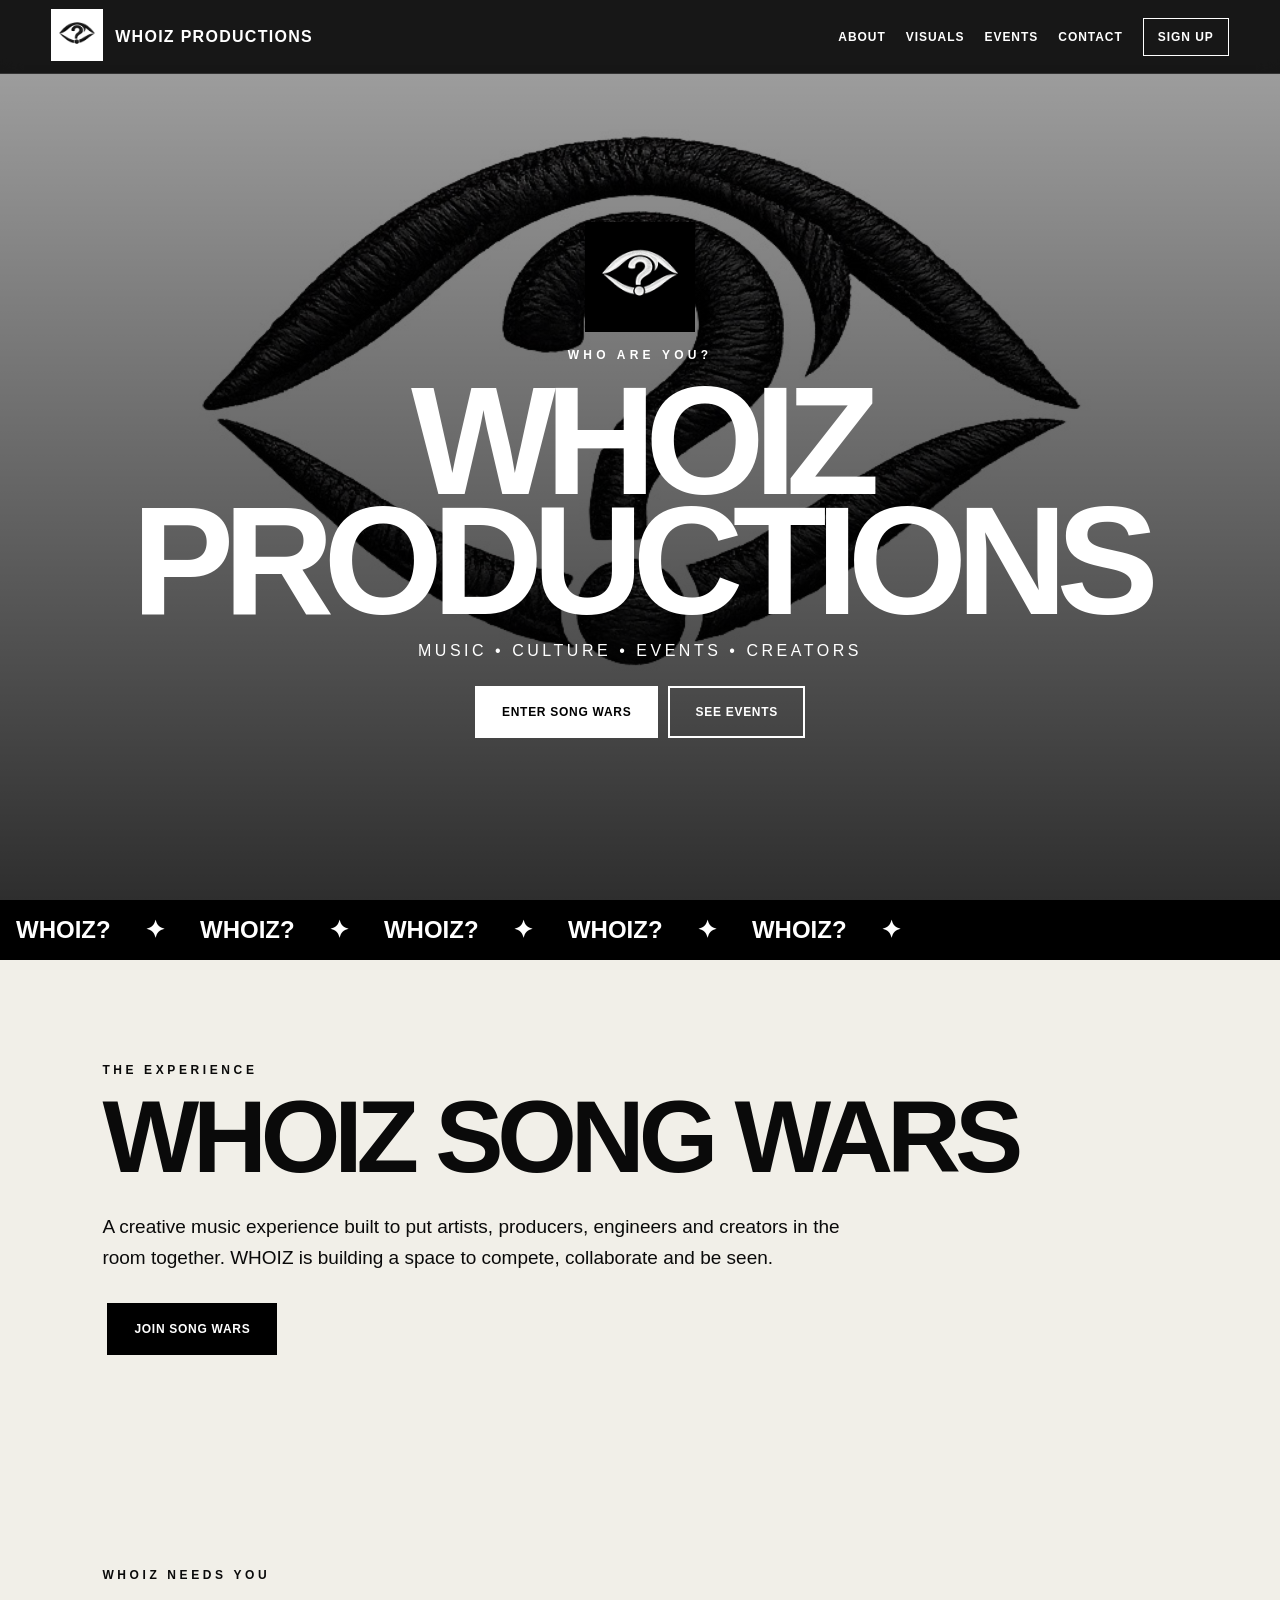
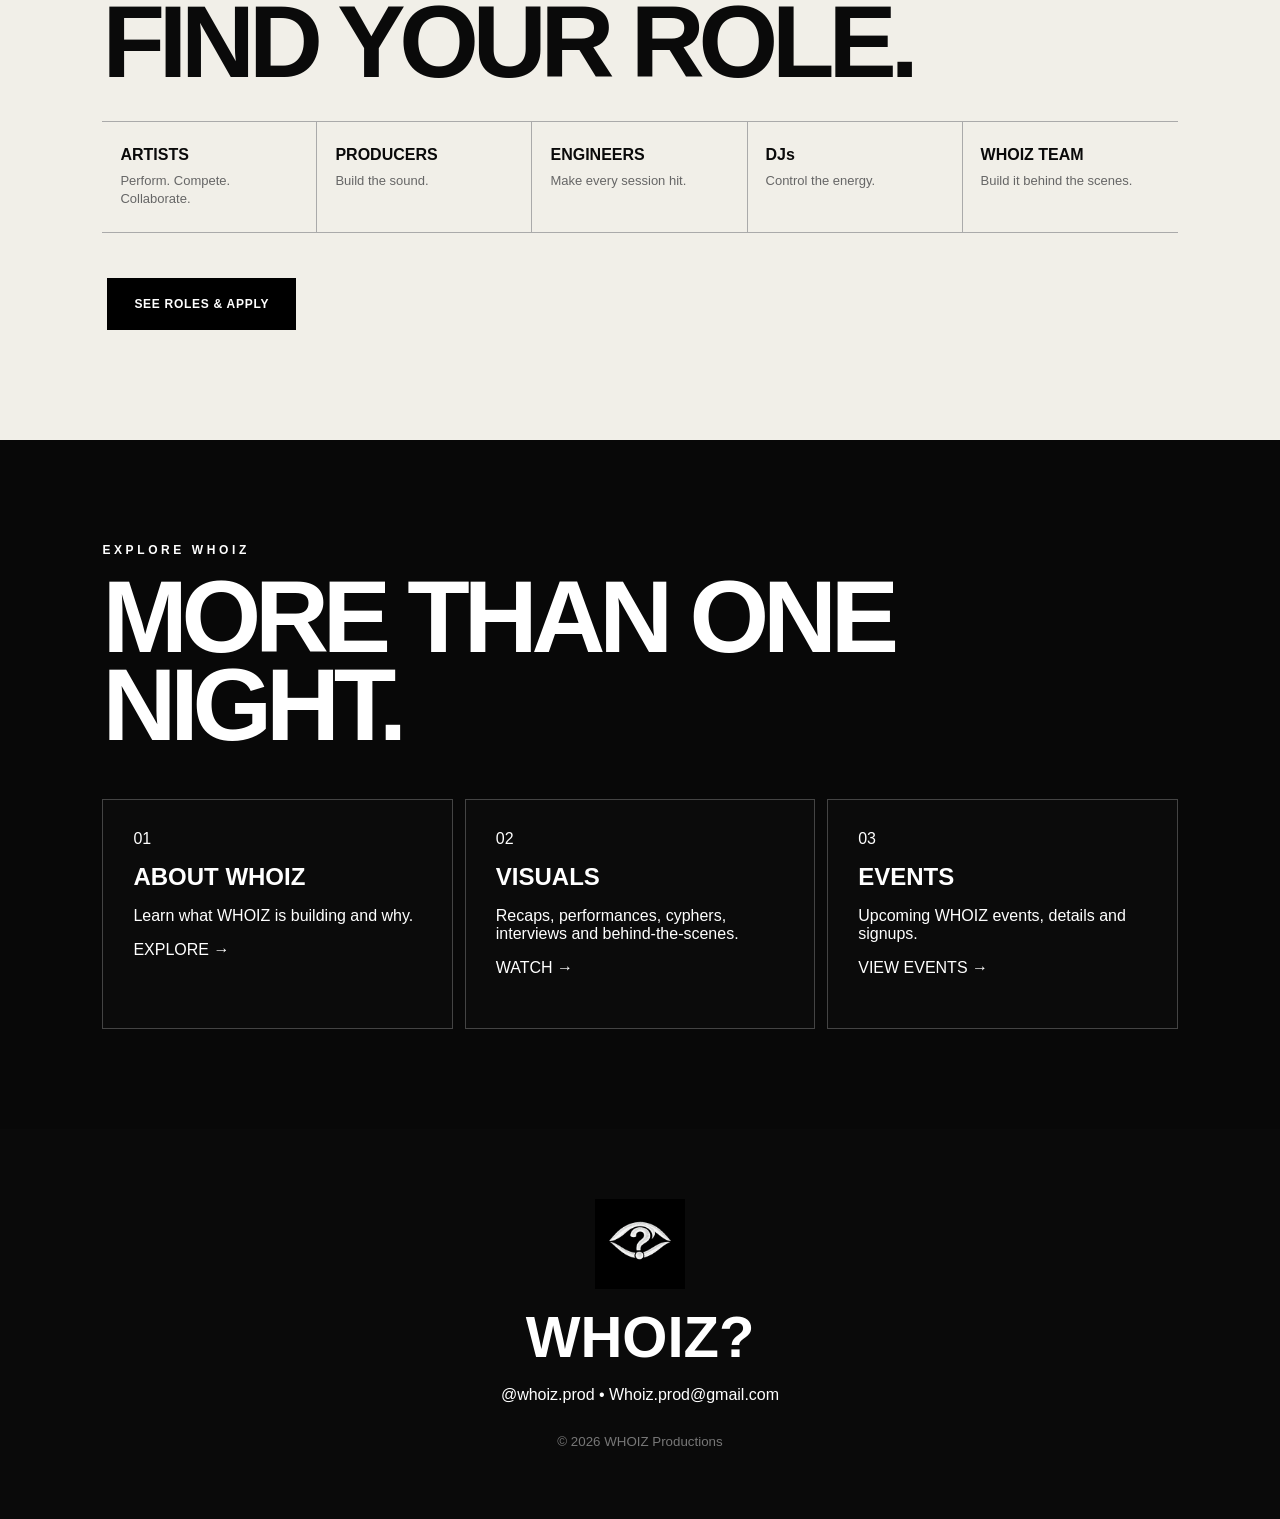
<file: index.html>
<!doctype html><html><head><meta charset="utf-8"><meta name="viewport" content="width=device-width,initial-scale=1"><title>WHOIZ Productions</title><link rel="stylesheet" href="style.css"></head><body>
<nav><a href="index.html"><img src="whoiz-logo.jpg" alt="WHOIZ"></a><b>WHOIZ PRODUCTIONS</b><div class="links"><a href="about.html">ABOUT</a><a href="visuals.html">VISUALS</a><a href="events.html">EVENTS</a><a href="contact.html" class="hideMobile">CONTACT</a><a class="signup" href="signup.html">SIGN UP</a></div></nav>
<header class="hero"><video autoplay muted loop playsinline poster="whoiz-logo.jpg"><source src="hero.mp4" type="video/mp4"></video><div class="shade"></div><div class="heroText"><img src="whoiz-logo.jpg" alt="WHOIZ logo"><p>WHO ARE YOU?</p><h1>WHOIZ<br>PRODUCTIONS</h1><p class="sub">MUSIC • CULTURE • EVENTS • CREATORS</p><a class="btn" href="signup.html">ENTER SONG WARS</a><a class="btn ghost" href="events.html">SEE EVENTS</a></div></header>
<div class="marquee">WHOIZ? ✦ WHOIZ? ✦ WHOIZ? ✦ WHOIZ? ✦ WHOIZ? ✦</div>
<main><section><span class="eyebrow">THE EXPERIENCE</span><h2>WHOIZ SONG WARS</h2><p>A creative music experience built to put artists, producers, engineers and creators in the room together. WHOIZ is building a space to compete, collaborate and be seen.</p><a class="btn dark" href="signup.html">JOIN SONG WARS</a></section>
<section class="rolesHome"><span class="eyebrow">WHOIZ NEEDS YOU</span><h2>FIND YOUR ROLE.</h2><div class="roleStrip"><div><b>ARTISTS</b><span>Perform. Compete. Collaborate.</span></div><div><b>PRODUCERS</b><span>Build the sound.</span></div><div><b>ENGINEERS</b><span>Make every session hit.</span></div><div><b>DJs</b><span>Control the energy.</span></div><div><b>WHOIZ TEAM</b><span>Build it behind the scenes.</span></div></div><a class="btn dark" href="signup.html">SEE ROLES & APPLY</a></section>
<section class="black"><span class="eyebrow">EXPLORE WHOIZ</span><h2>MORE THAN ONE NIGHT.</h2><div class="cards"><article><span>01</span><h3>ABOUT WHOIZ</h3><p>Learn what WHOIZ is building and why.</p><a href="about.html">EXPLORE →</a></article><article><span>02</span><h3>VISUALS</h3><p>Recaps, performances, cyphers, interviews and behind-the-scenes.</p><a href="visuals.html">WATCH →</a></article><article><span>03</span><h3>EVENTS</h3><p>Upcoming WHOIZ events, details and signups.</p><a href="events.html">VIEW EVENTS →</a></article></div></section></main>
<footer><img src="whoiz-logo.jpg" alt="WHOIZ"><h2>WHOIZ?</h2><p>@whoiz.prod • Whoiz.prod@gmail.com</p><small>© 2026 WHOIZ Productions</small></footer></body></html>
</file>
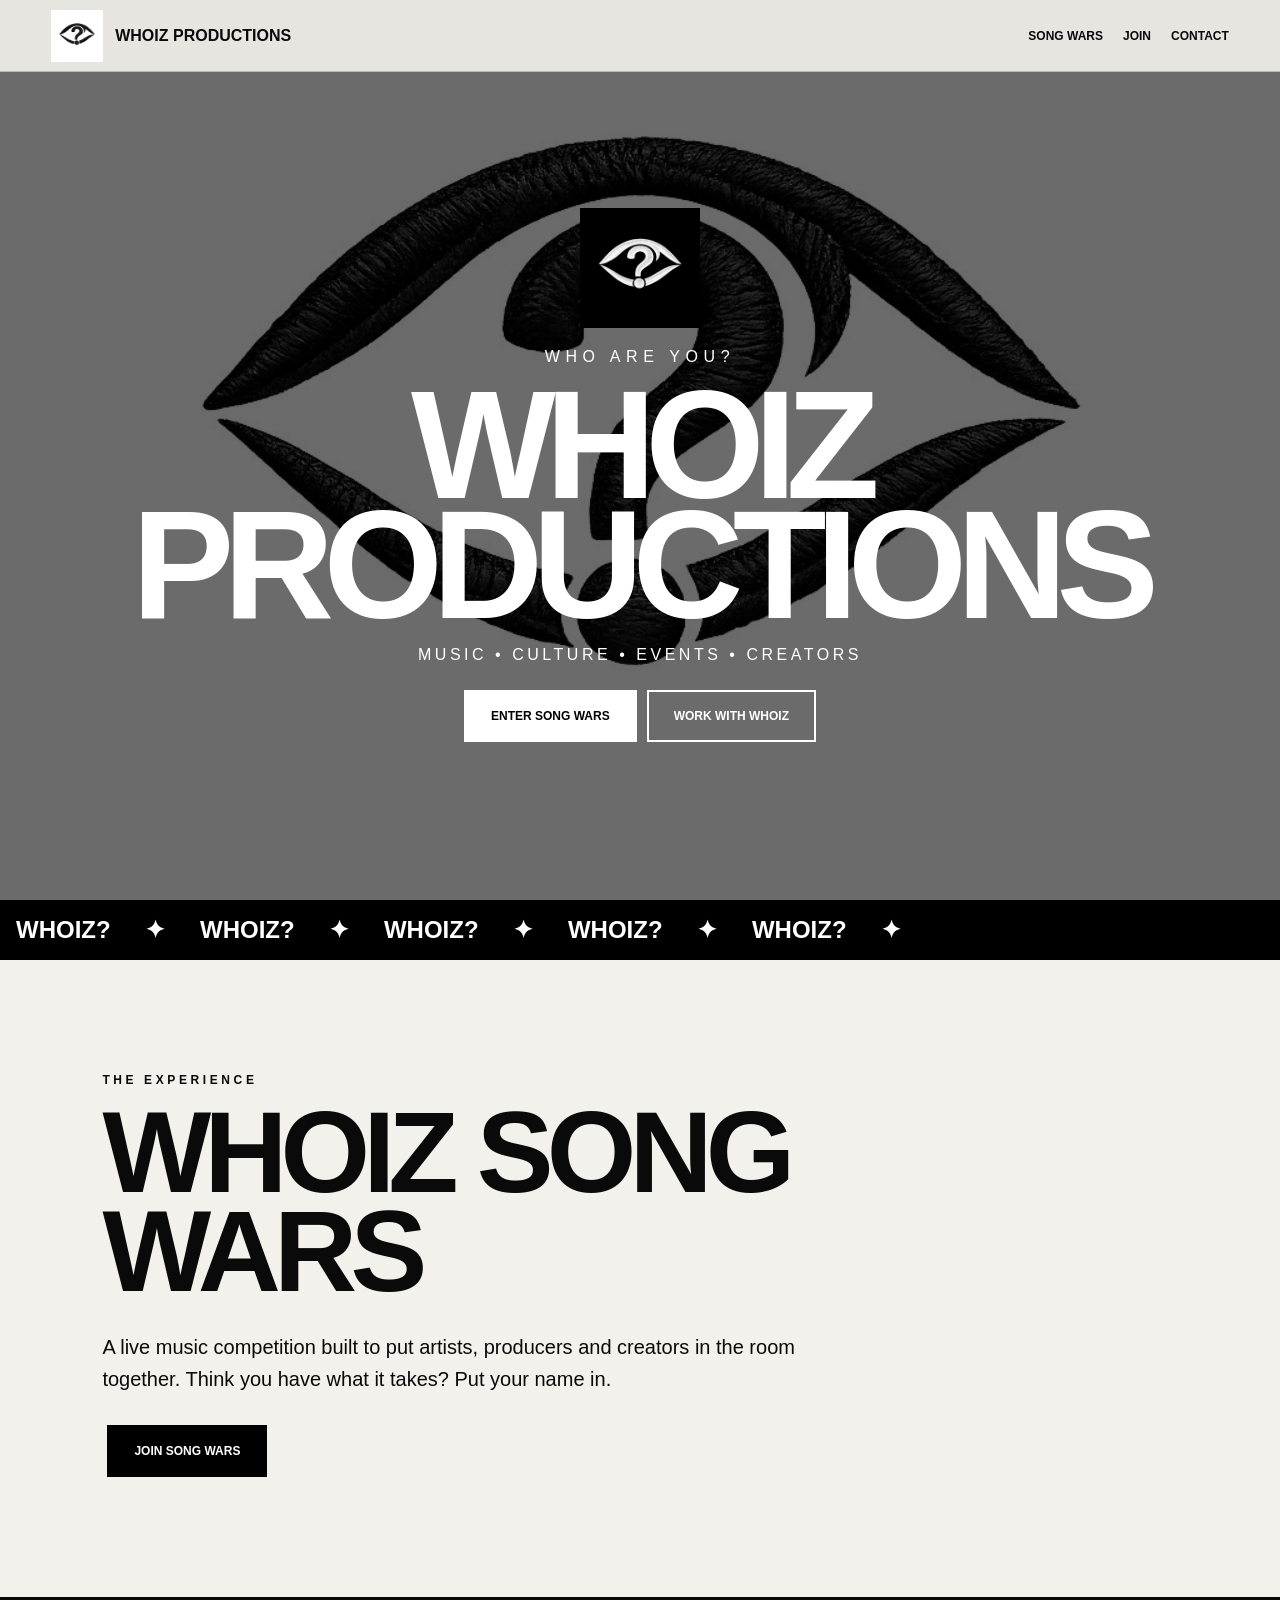
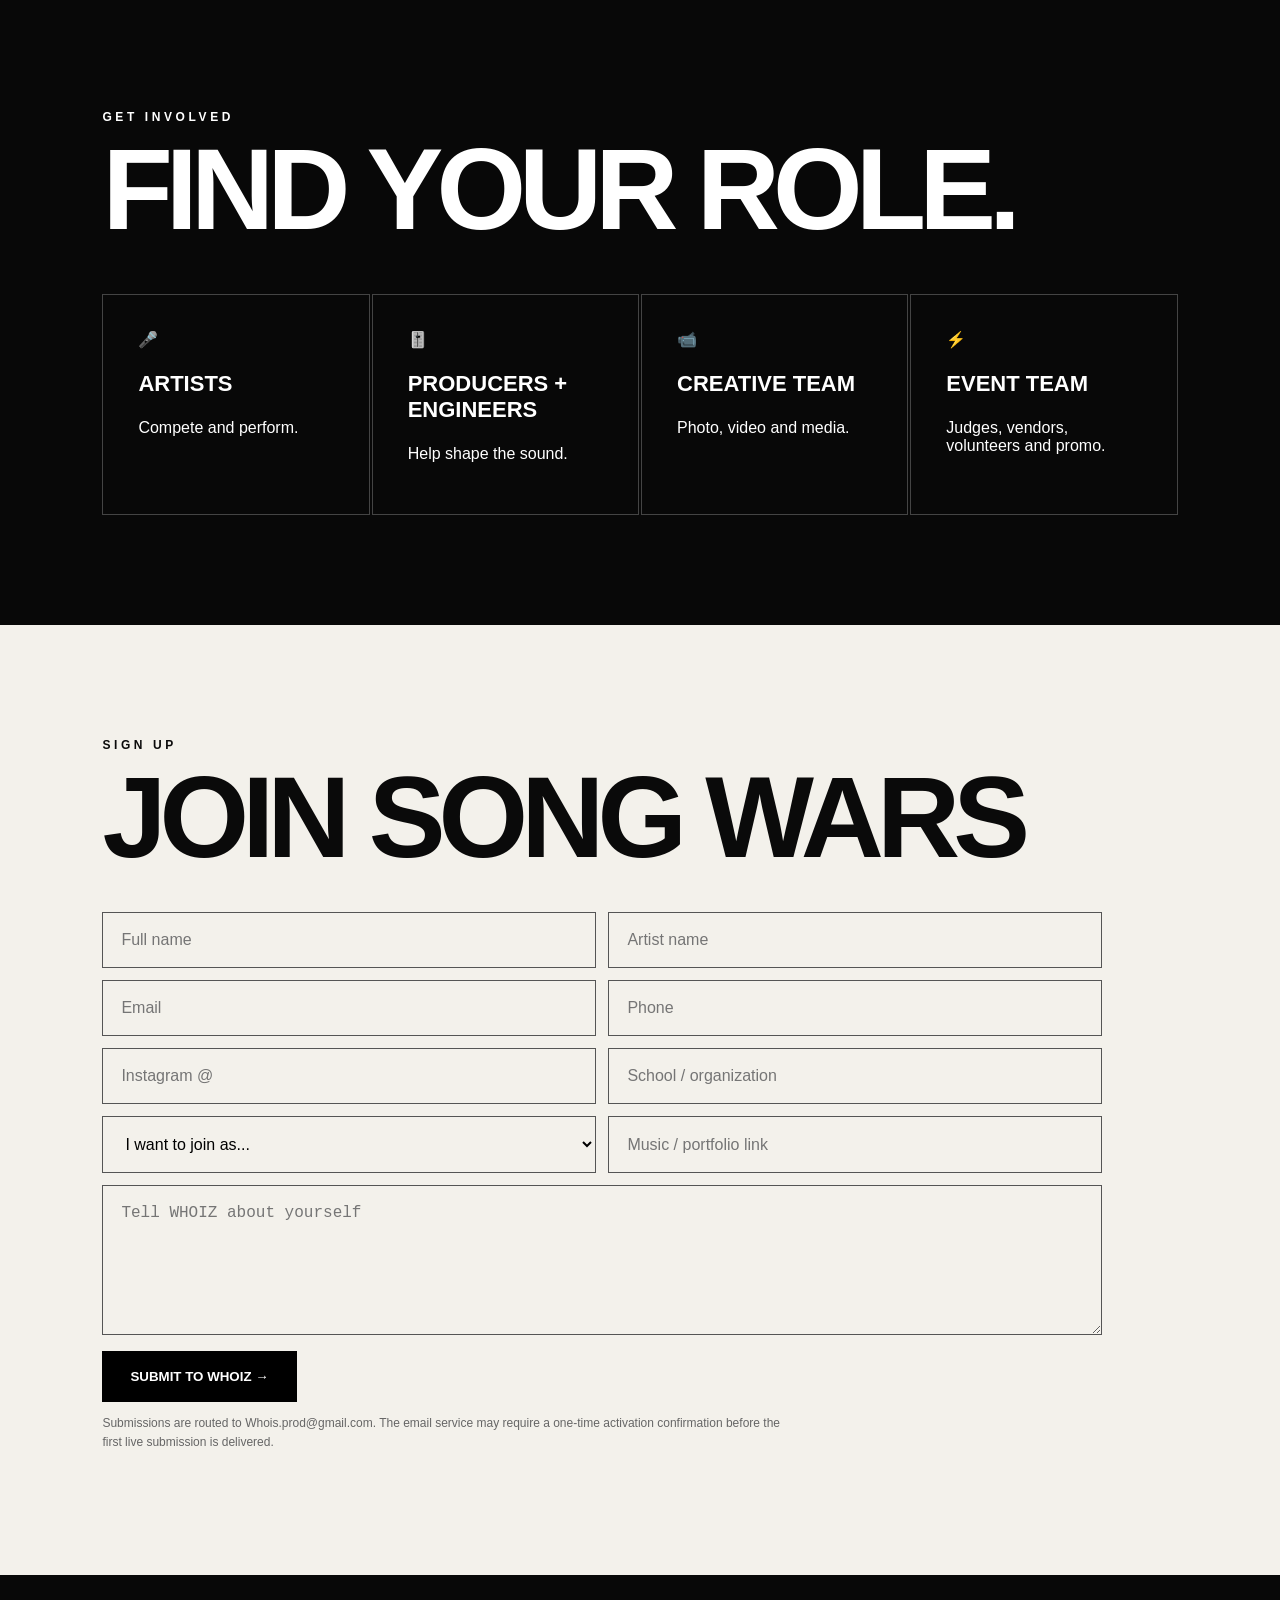
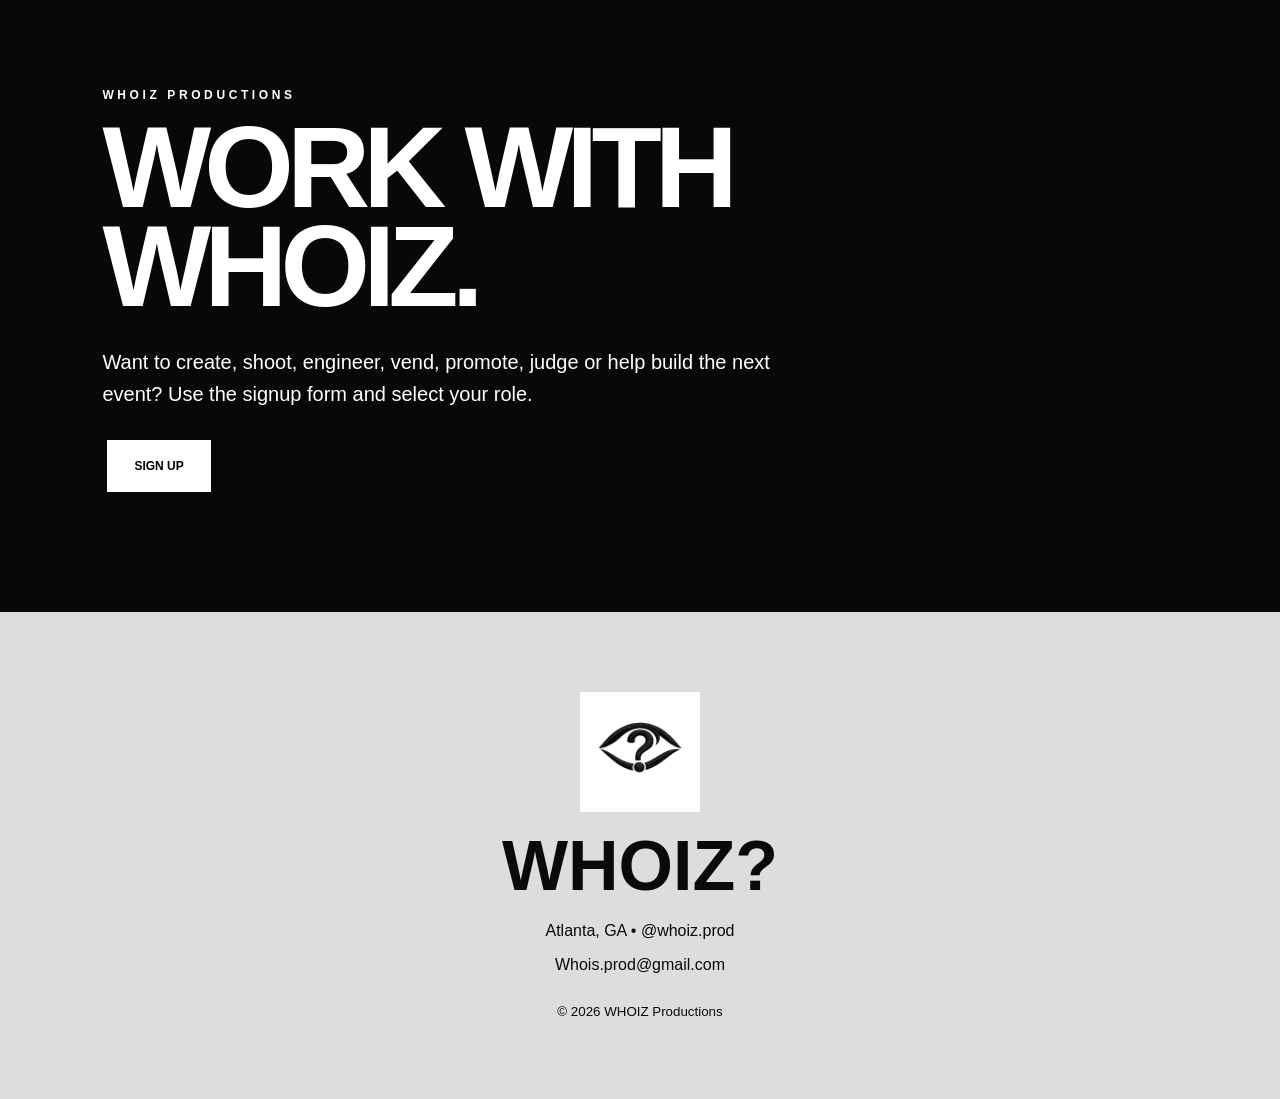
<file: whoiz-website-v2/whoiz-website/index.html>
<!doctype html><html><head><meta charset='utf-8'><meta name='viewport' content='width=device-width,initial-scale=1'><title>WHOIZ Productions</title><link rel='stylesheet' href='style.css'></head><body>
<nav><img src='whoiz-logo.jpg' alt='WHOIZ'><b>WHOIZ PRODUCTIONS</b><div><a href='#songwars'>SONG WARS</a><a href='#join'>JOIN</a><a href='#contact'>CONTACT</a></div></nav>
<header class='hero'><video autoplay muted loop playsinline poster='whoiz-logo.jpg'><source src='hero.mp4' type='video/mp4'></video><div class='shade'></div><div class='heroText'><img src='whoiz-logo.jpg' alt='WHOIZ logo'><p>WHO ARE YOU?</p><h1>WHOIZ<br>PRODUCTIONS</h1><p class='sub'>MUSIC • CULTURE • EVENTS • CREATORS</p><a class='btn' href='#songwars'>ENTER SONG WARS</a><a class='btn ghost' href='#join'>WORK WITH WHOIZ</a></div></header>
<section class='marquee'>WHOIZ? ✦ WHOIZ? ✦ WHOIZ? ✦ WHOIZ? ✦ WHOIZ? ✦</section>
<section id='songwars'><span class='eyebrow'>THE EXPERIENCE</span><h2>WHOIZ SONG WARS</h2><p>A live music competition built to put artists, producers and creators in the room together. Think you have what it takes? Put your name in.</p><a class='btn dark' href='#contestant'>JOIN SONG WARS</a></section>
<section class='black'><span class='eyebrow'>GET INVOLVED</span><h2>FIND YOUR ROLE.</h2><div class='cards'><div>🎤<h3>ARTISTS</h3><p>Compete and perform.</p></div><div>🎚️<h3>PRODUCERS + ENGINEERS</h3><p>Help shape the sound.</p></div><div>📹<h3>CREATIVE TEAM</h3><p>Photo, video and media.</p></div><div>⚡<h3>EVENT TEAM</h3><p>Judges, vendors, volunteers and promo.</p></div></div></section>
<section id='contestant'><span class='eyebrow'>SIGN UP</span><h2>JOIN SONG WARS</h2><form action='https://formsubmit.co/Whois.prod@gmail.com' method='POST'><input type='hidden' name='_subject' value='NEW WHOIZ SONG WARS SIGNUP'><input type='hidden' name='_captcha' value='false'><div class='grid'><input name='Name' required placeholder='Full name'><input name='Artist Name' placeholder='Artist name'><input type='email' name='Email' required placeholder='Email'><input name='Phone' placeholder='Phone'><input name='Instagram' placeholder='Instagram @'><input name='School' placeholder='School / organization'><select name='Role' required><option value=''>I want to join as...</option><option>Artist / Contestant</option><option>Producer</option><option>Engineer</option><option>Videographer</option><option>Photographer</option><option>Judge</option><option>Vendor</option><option>Volunteer / Staff</option><option>Street Team / Promo</option><option>Other</option></select><input name='Music Link' placeholder='Music / portfolio link'></div><textarea name='Message' placeholder='Tell WHOIZ about yourself'></textarea><button>SUBMIT TO WHOIZ →</button></form><p class='note'>Submissions are routed to Whois.prod@gmail.com. The email service may require a one-time activation confirmation before the first live submission is delivered.</p></section>
<section id='join' class='black'><span class='eyebrow'>WHOIZ PRODUCTIONS</span><h2>WORK WITH WHOIZ.</h2><p>Want to create, shoot, engineer, vend, promote, judge or help build the next event? Use the signup form and select your role.</p><a class='btn' href='#contestant'>SIGN UP</a></section>
<footer id='contact'><img src='whoiz-logo.jpg'><h2>WHOIZ?</h2><p>Atlanta, GA • @whoiz.prod</p><p>Whois.prod@gmail.com</p><small>© 2026 WHOIZ Productions</small></footer></body></html>
</file>
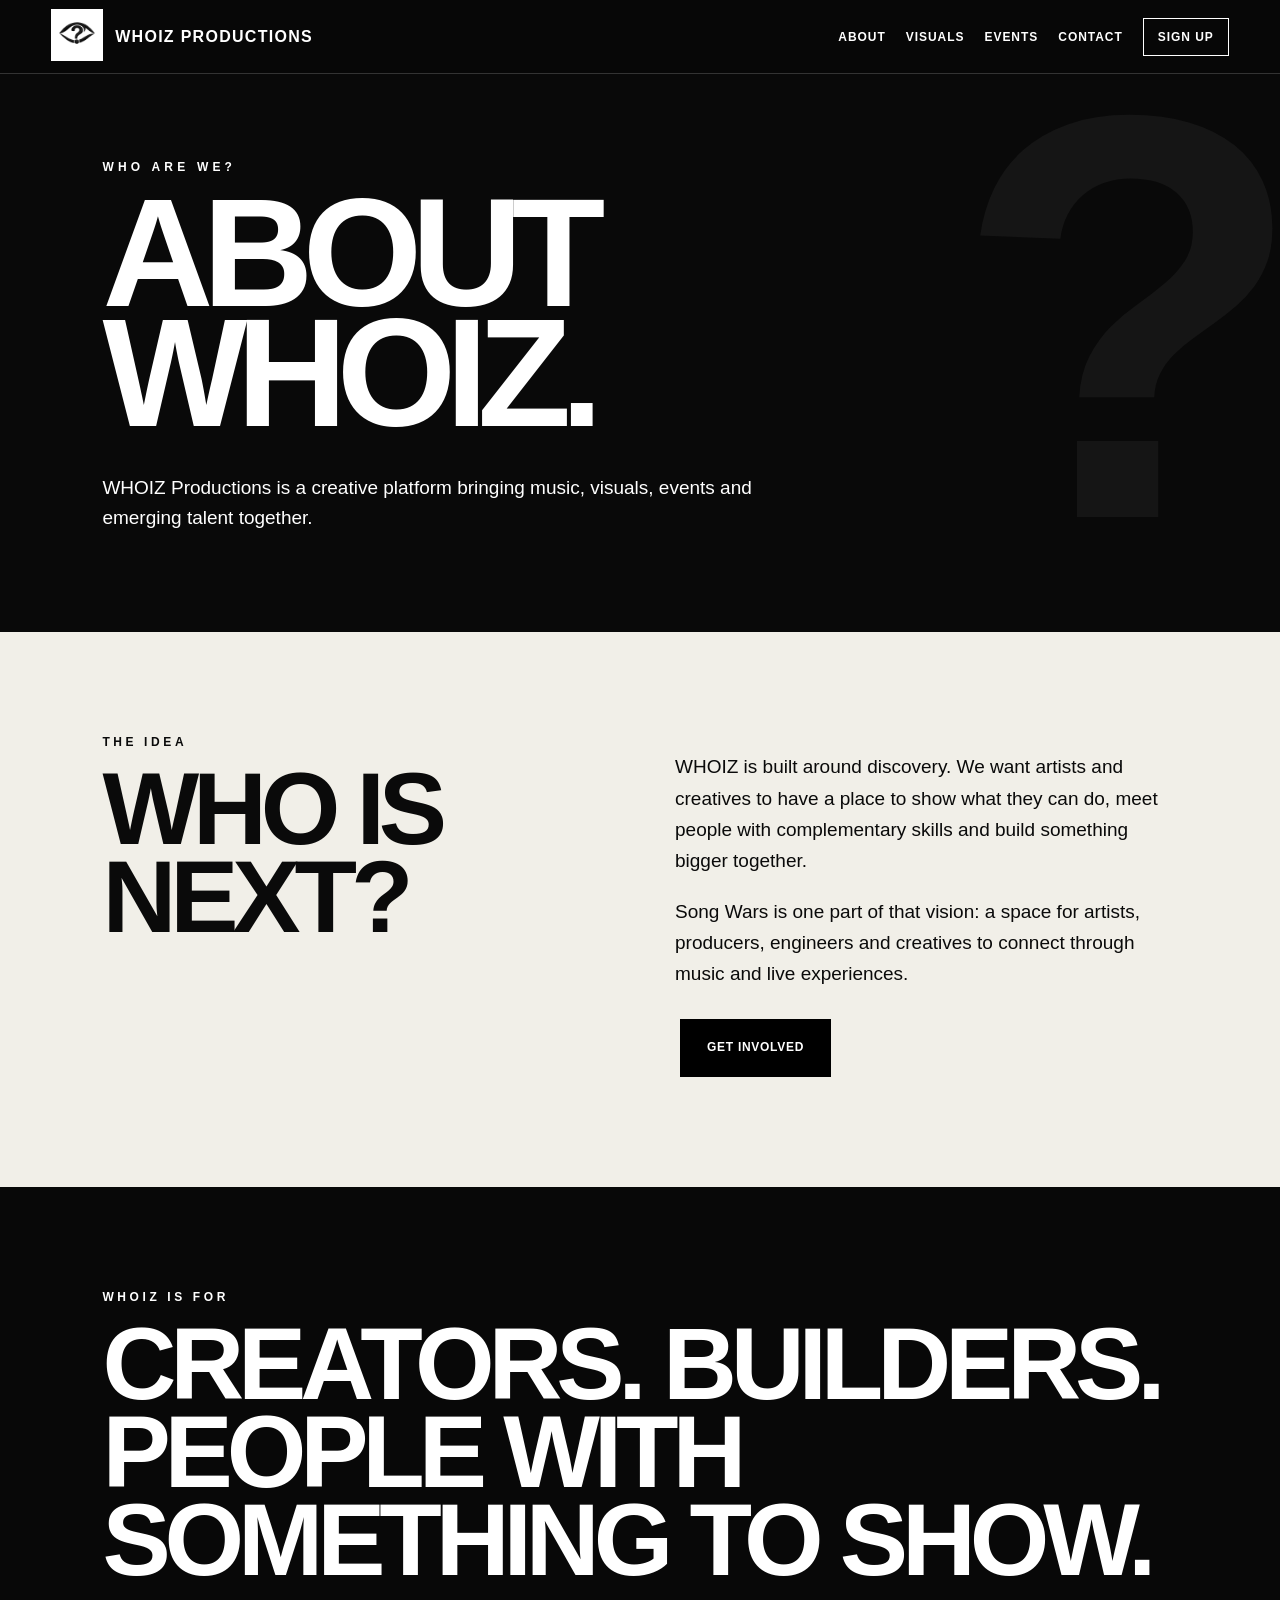
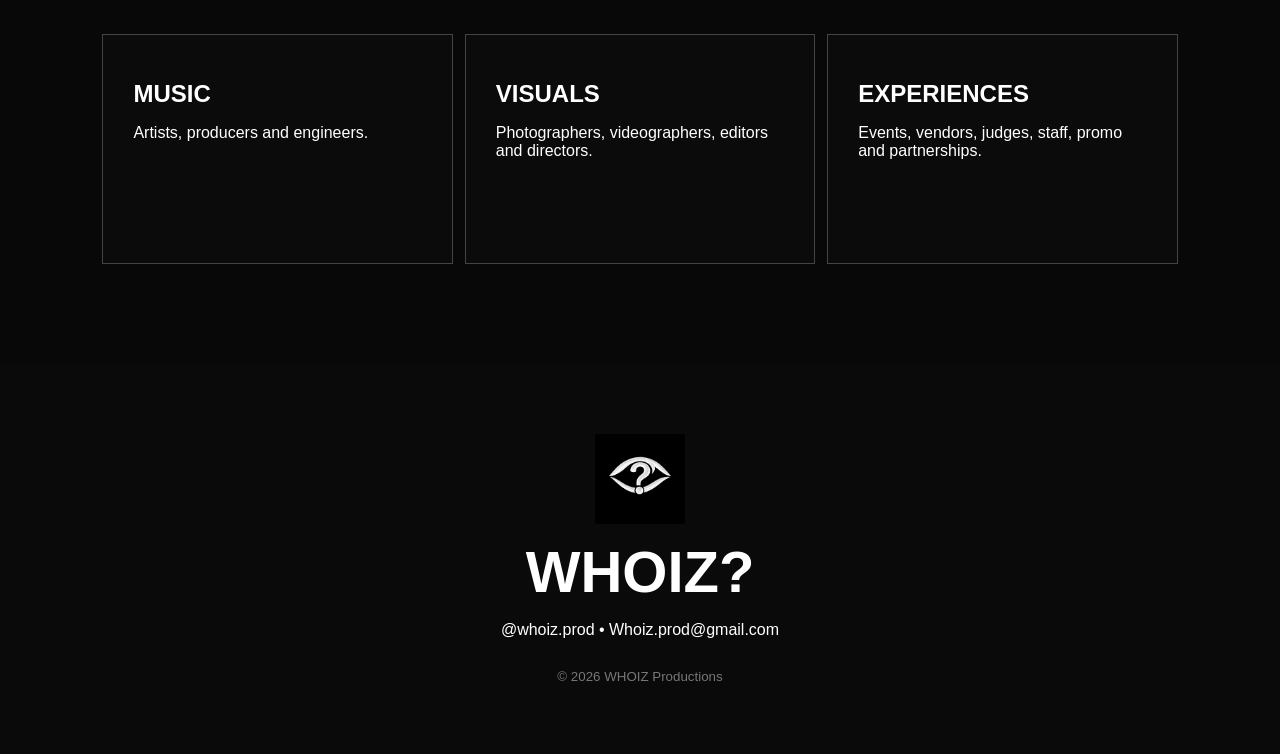
<file: about.html>
<!doctype html><html><head><meta charset="utf-8"><meta name="viewport" content="width=device-width,initial-scale=1"><title>About | WHOIZ</title><link rel="stylesheet" href="style.css"></head><body><nav><a href="index.html"><img src="whoiz-logo.jpg"></a><b>WHOIZ PRODUCTIONS</b><div class="links"><a href="about.html">ABOUT</a><a href="visuals.html">VISUALS</a><a href="events.html">EVENTS</a><a href="contact.html" class="hideMobile">CONTACT</a><a class="signup" href="signup.html">SIGN UP</a></div></nav><header class="pageHero"><span class="kicker">WHO ARE WE?</span><h1>ABOUT<br>WHOIZ.</h1><p>WHOIZ Productions is a creative platform bringing music, visuals, events and emerging talent together.</p></header><main><section><div class="split"><div><span class="eyebrow">THE IDEA</span><h2>WHO IS NEXT?</h2></div><div class="copy"><p>WHOIZ is built around discovery. We want artists and creatives to have a place to show what they can do, meet people with complementary skills and build something bigger together.</p><p>Song Wars is one part of that vision: a space for artists, producers, engineers and creatives to connect through music and live experiences.</p><a class="btn dark" href="signup.html">GET INVOLVED</a></div></div></section><section class="black"><span class="eyebrow">WHOIZ IS FOR</span><h2>CREATORS. BUILDERS. PEOPLE WITH SOMETHING TO SHOW.</h2><div class="cards"><article><h3>MUSIC</h3><p>Artists, producers and engineers.</p></article><article><h3>VISUALS</h3><p>Photographers, videographers, editors and directors.</p></article><article><h3>EXPERIENCES</h3><p>Events, vendors, judges, staff, promo and partnerships.</p></article></div></section></main><footer><img src="whoiz-logo.jpg"><h2>WHOIZ?</h2><p>@whoiz.prod • Whoiz.prod@gmail.com</p><small>© 2026 WHOIZ Productions</small></footer></body></html>
</file>
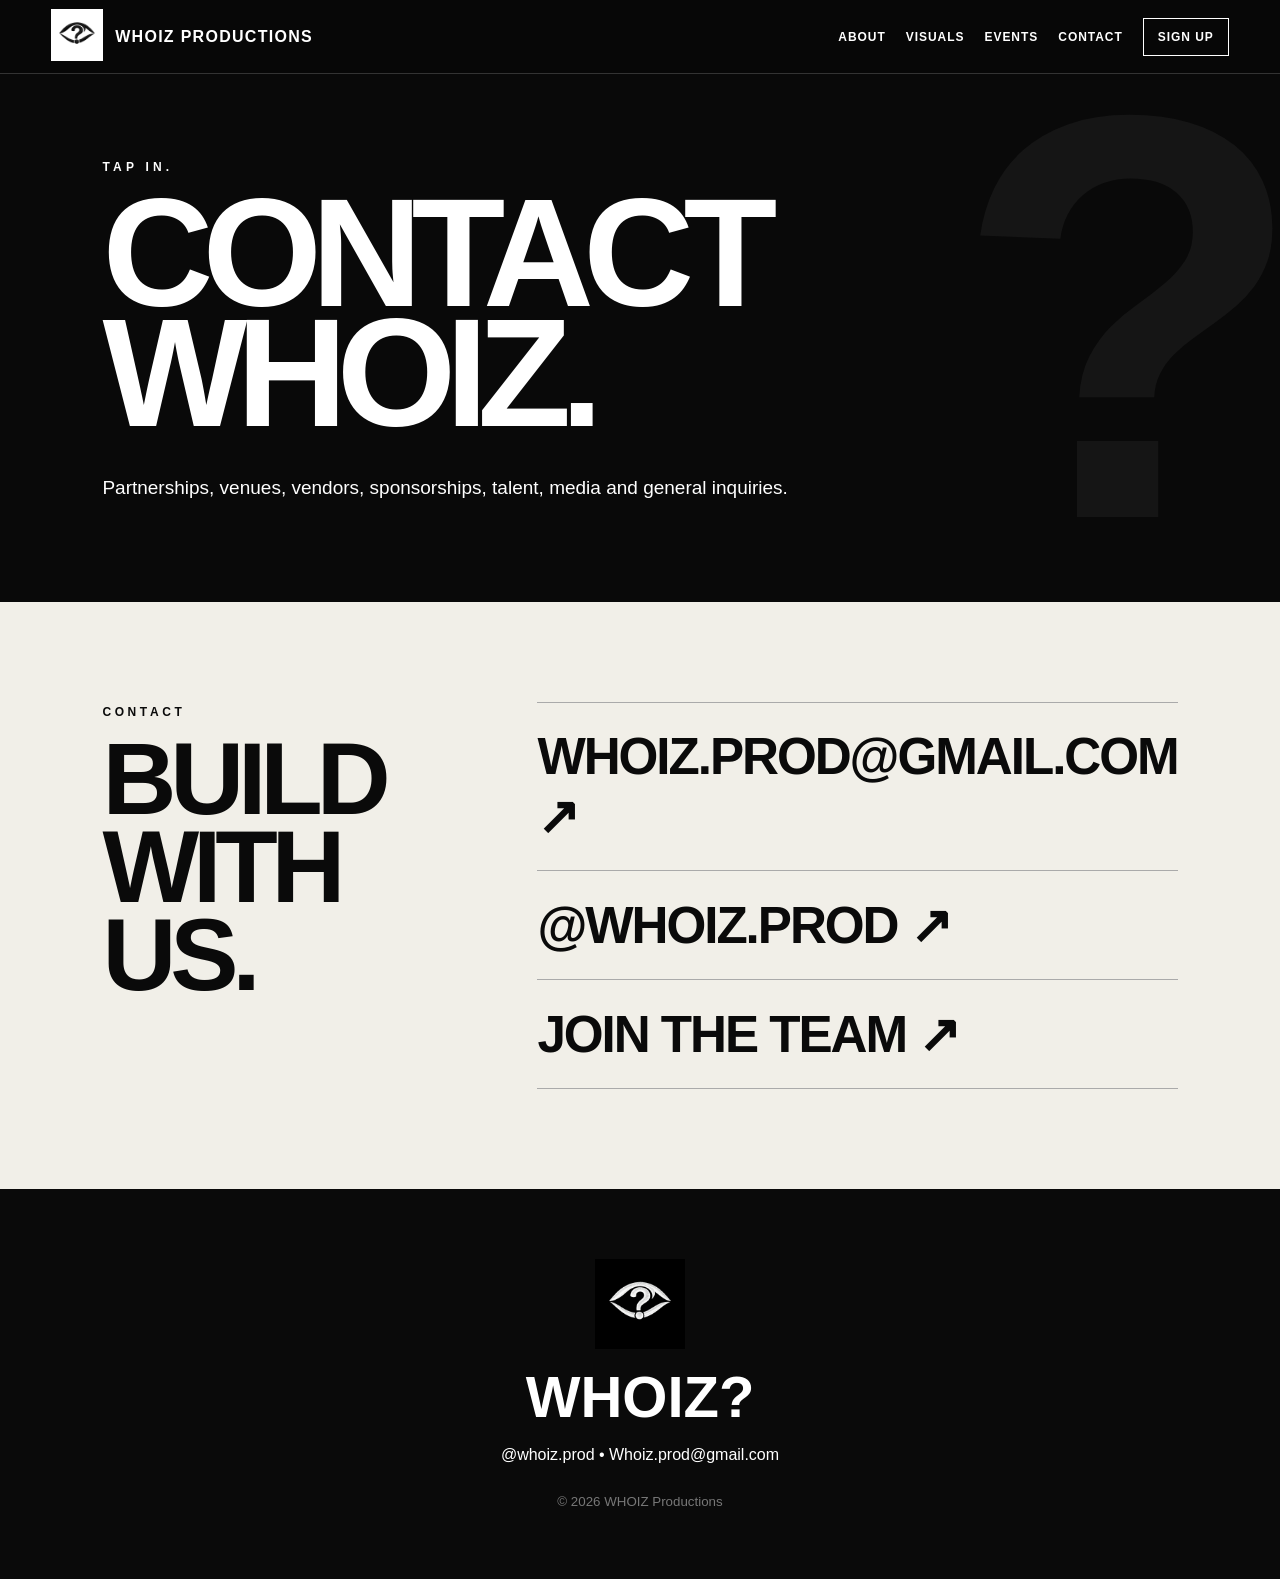
<file: contact.html>
<!doctype html><html><head><meta charset="utf-8"><meta name="viewport" content="width=device-width,initial-scale=1"><title>Contact | WHOIZ</title><link rel="stylesheet" href="style.css"></head><body><nav><a href="index.html"><img src="whoiz-logo.jpg"></a><b>WHOIZ PRODUCTIONS</b><div class="links"><a href="about.html">ABOUT</a><a href="visuals.html">VISUALS</a><a href="events.html">EVENTS</a><a href="contact.html" class="hideMobile">CONTACT</a><a class="signup" href="signup.html">SIGN UP</a></div></nav><header class="pageHero"><span class="kicker">TAP IN.</span><h1>CONTACT<br>WHOIZ.</h1><p>Partnerships, venues, vendors, sponsorships, talent, media and general inquiries.</p></header><main><section><div class="split"><div><span class="eyebrow">CONTACT</span><h2>BUILD WITH US.</h2></div><div class="contactLinks"><a href="mailto:Whoiz.prod@gmail.com">WHOIZ.PROD@GMAIL.COM ↗</a><a href="https://www.instagram.com/whoiz.prod/">@WHOIZ.PROD ↗</a><a href="signup.html">JOIN THE TEAM ↗</a></div></div></section></main><footer><img src="whoiz-logo.jpg"><h2>WHOIZ?</h2><p>@whoiz.prod • Whoiz.prod@gmail.com</p><small>© 2026 WHOIZ Productions</small></footer></body></html>
</file>
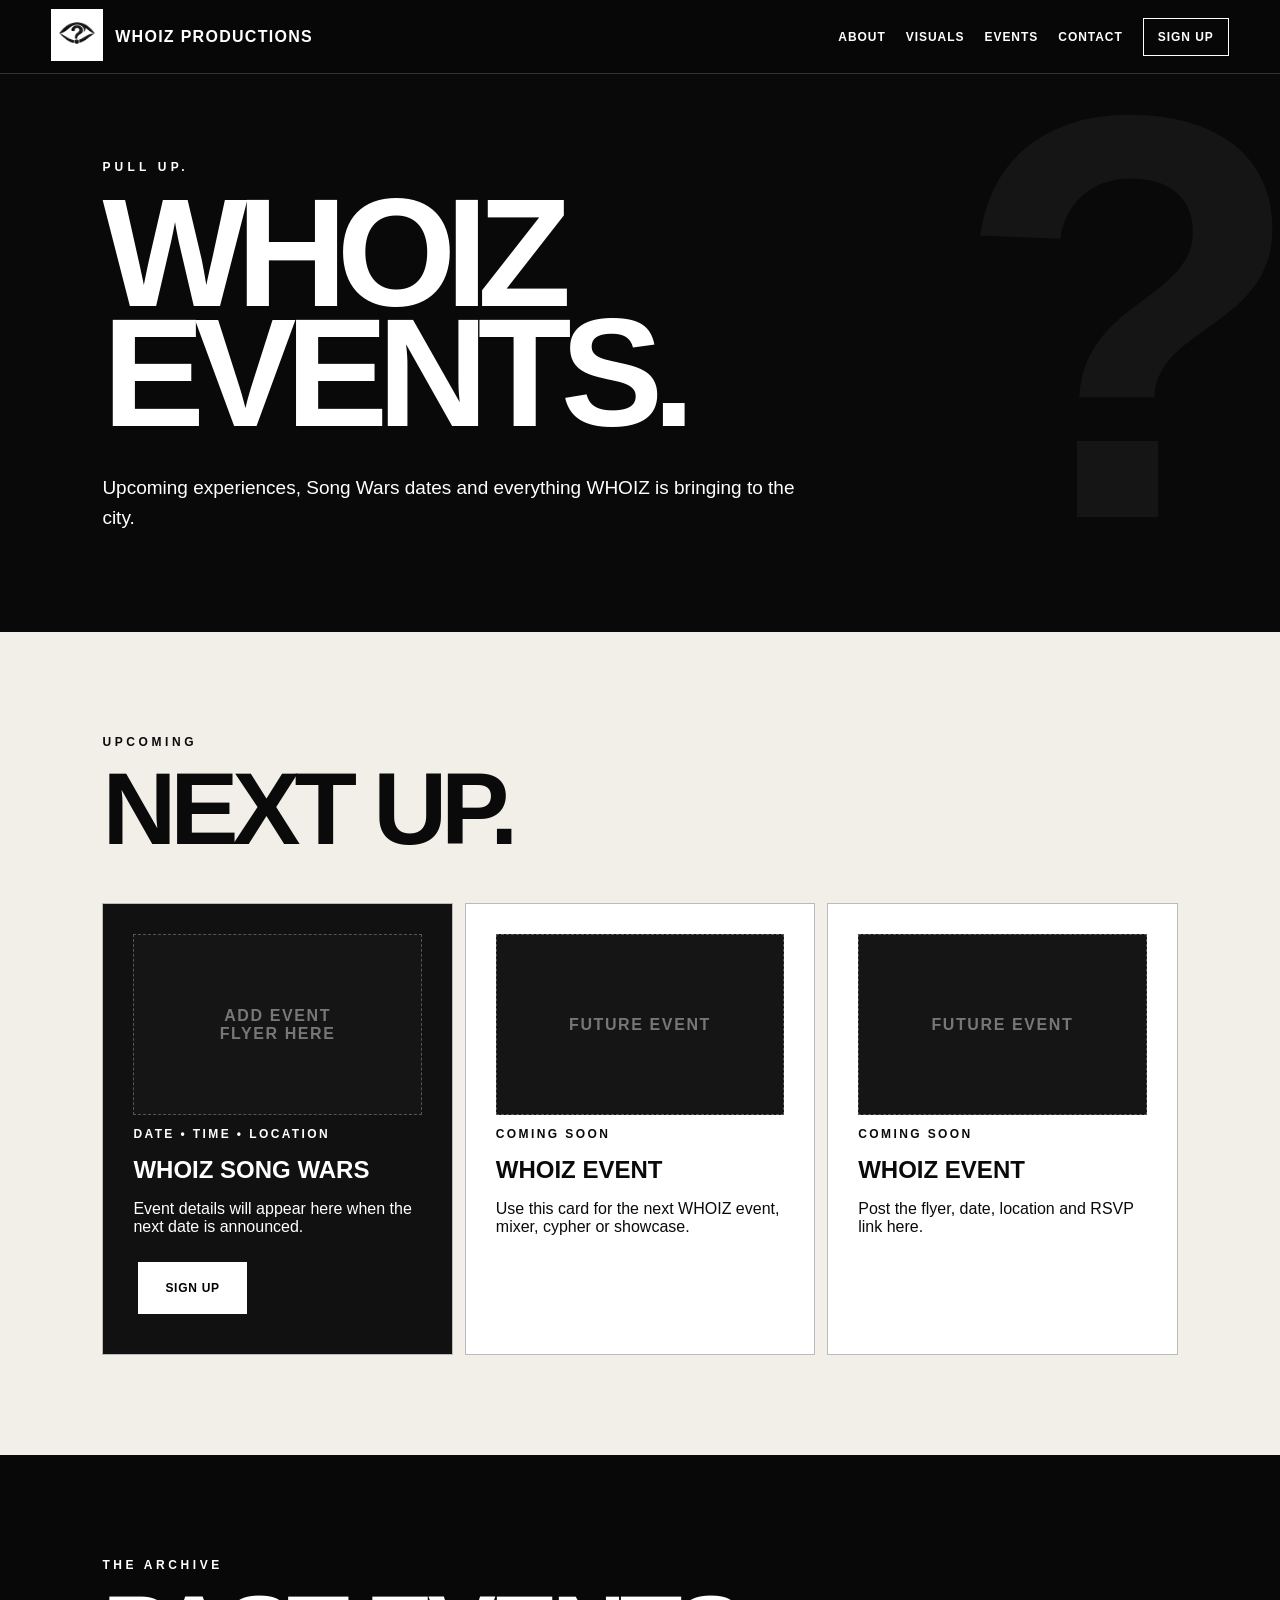
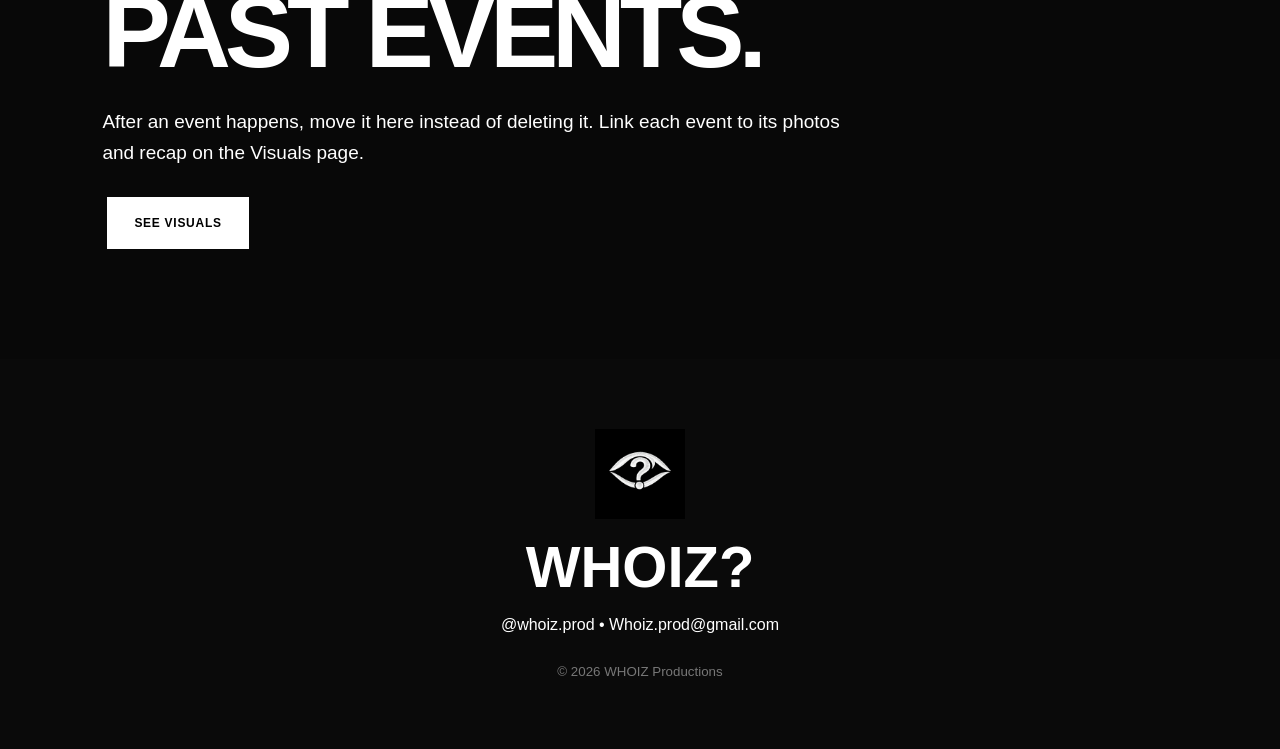
<file: events.html>
<!doctype html><html><head><meta charset="utf-8"><meta name="viewport" content="width=device-width,initial-scale=1"><title>Events | WHOIZ</title><link rel="stylesheet" href="style.css"></head><body><nav><a href="index.html"><img src="whoiz-logo.jpg"></a><b>WHOIZ PRODUCTIONS</b><div class="links"><a href="about.html">ABOUT</a><a href="visuals.html">VISUALS</a><a href="events.html">EVENTS</a><a href="contact.html" class="hideMobile">CONTACT</a><a class="signup" href="signup.html">SIGN UP</a></div></nav><header class="pageHero"><span class="kicker">PULL UP.</span><h1>WHOIZ<br>EVENTS.</h1><p>Upcoming experiences, Song Wars dates and everything WHOIZ is bringing to the city.</p></header><main><section><span class="eyebrow">UPCOMING</span><h2>NEXT UP.</h2><div class="eventGrid"><article class="eventCard placeholder"><div class="posterSlot">ADD EVENT<br>FLYER HERE</div><p class="date">DATE • TIME • LOCATION</p><h3>WHOIZ SONG WARS</h3><p>Event details will appear here when the next date is announced.</p><a class="btn" href="signup.html">SIGN UP</a></article><article class="eventCard"><div class="posterSlot">FUTURE EVENT</div><p class="date">COMING SOON</p><h3>WHOIZ EVENT</h3><p>Use this card for the next WHOIZ event, mixer, cypher or showcase.</p></article><article class="eventCard"><div class="posterSlot">FUTURE EVENT</div><p class="date">COMING SOON</p><h3>WHOIZ EVENT</h3><p>Post the flyer, date, location and RSVP link here.</p></article></div></section><section class="black"><span class="eyebrow">THE ARCHIVE</span><h2>PAST EVENTS.</h2><p>After an event happens, move it here instead of deleting it. Link each event to its photos and recap on the Visuals page.</p><a class="btn" href="visuals.html">SEE VISUALS</a></section></main><footer><img src="whoiz-logo.jpg"><h2>WHOIZ?</h2><p>@whoiz.prod • Whoiz.prod@gmail.com</p><small>© 2026 WHOIZ Productions</small></footer></body></html>
</file>
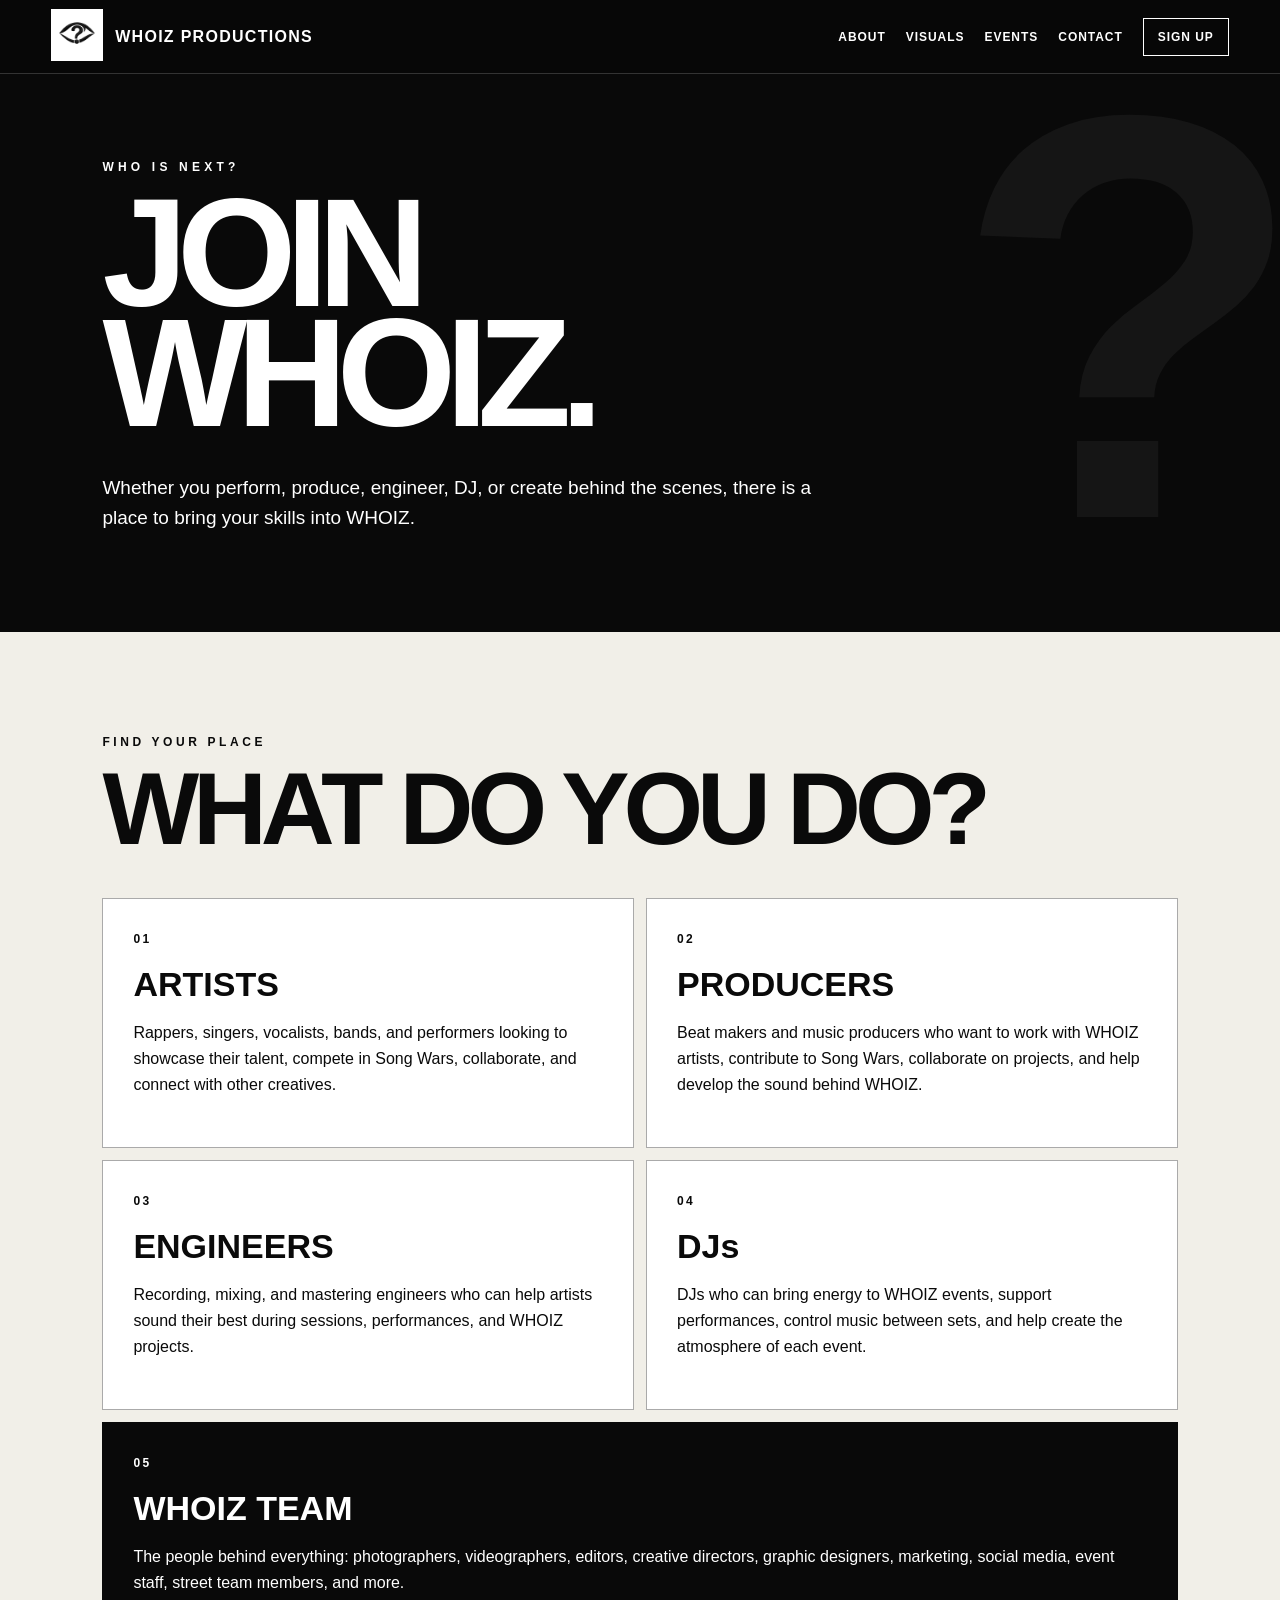
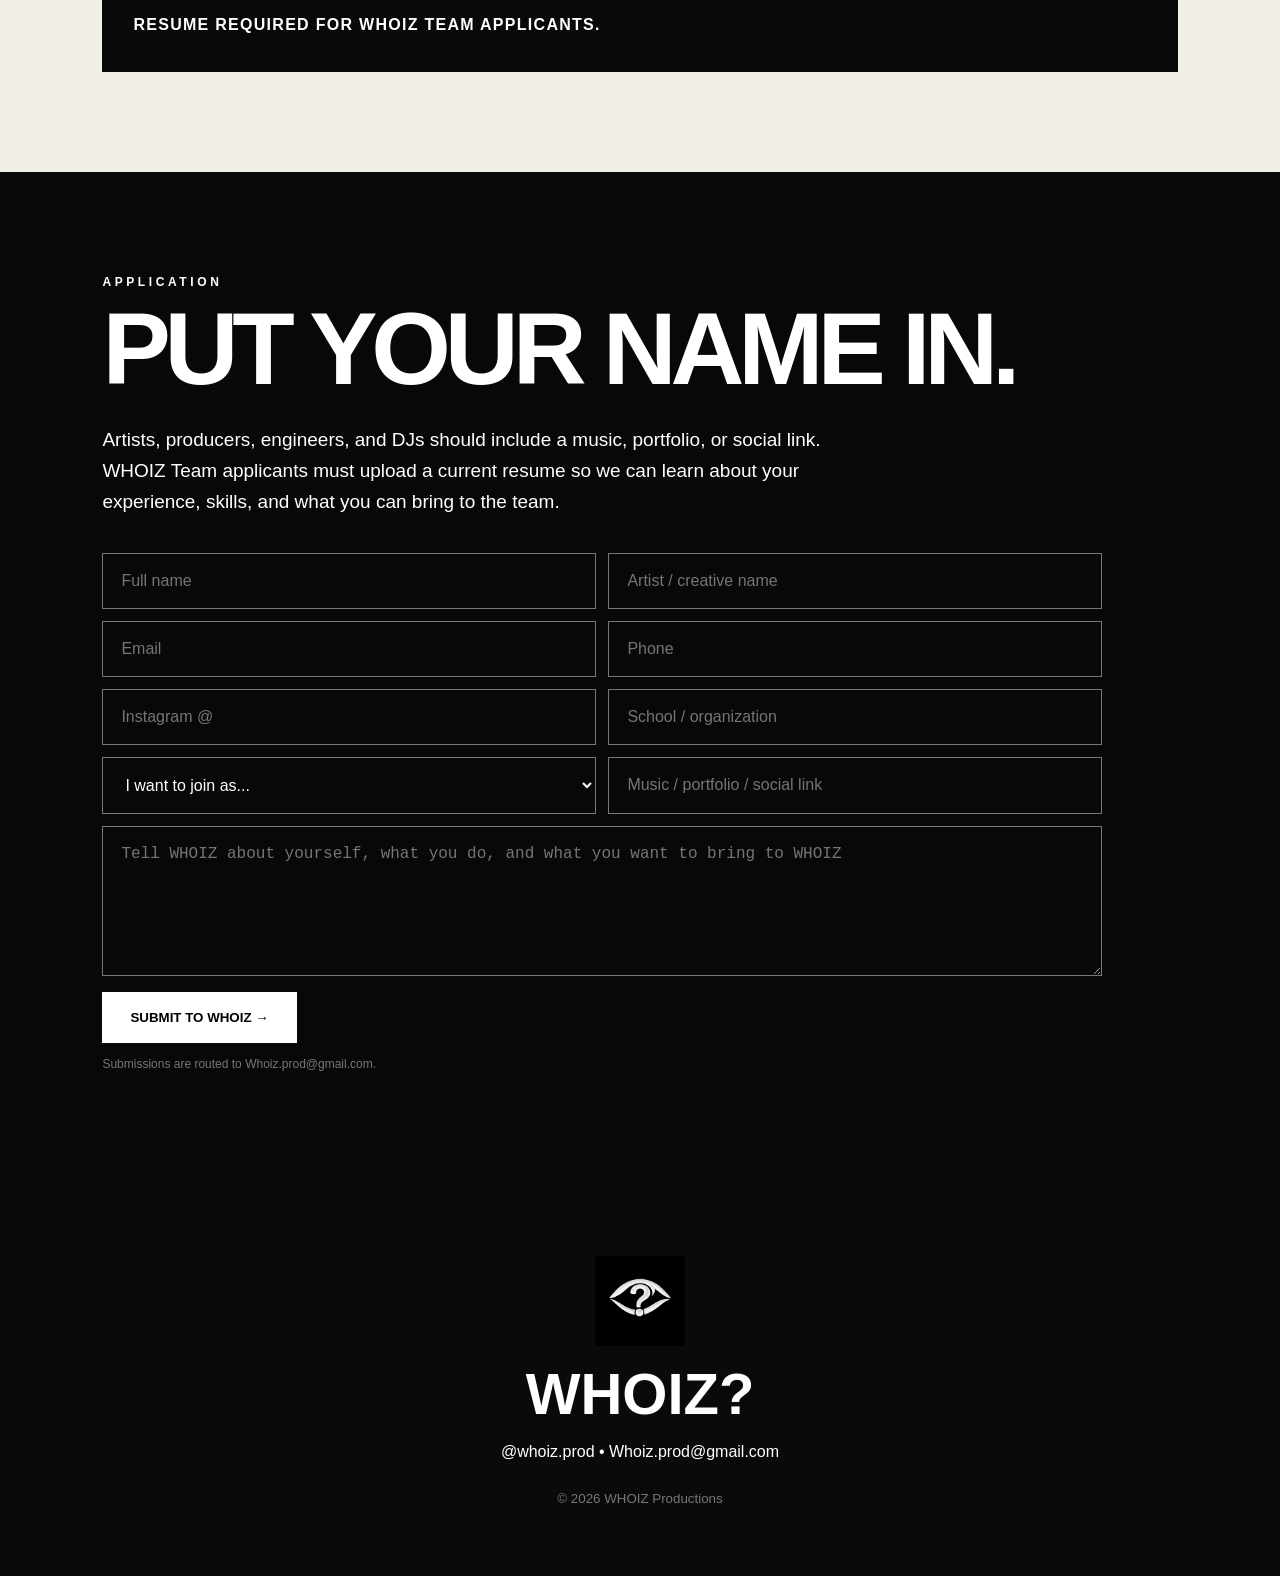
<file: signup.html>
<!doctype html><html><head><meta charset="utf-8"><meta name="viewport" content="width=device-width,initial-scale=1"><title>Sign Up | WHOIZ</title><link rel="stylesheet" href="style.css"></head><body>
<nav><a href="index.html"><img src="whoiz-logo.jpg" alt="WHOIZ"></a><b>WHOIZ PRODUCTIONS</b><div class="links"><a href="about.html">ABOUT</a><a href="visuals.html">VISUALS</a><a href="events.html">EVENTS</a><a href="contact.html" class="hideMobile">CONTACT</a><a class="signup" href="signup.html">SIGN UP</a></div></nav>
<header class="pageHero"><span class="kicker">WHO IS NEXT?</span><h1>JOIN<br>WHOIZ.</h1><p>Whether you perform, produce, engineer, DJ, or create behind the scenes, there is a place to bring your skills into WHOIZ.</p></header>
<main>
<section><span class="eyebrow">FIND YOUR PLACE</span><h2>WHAT DO YOU DO?</h2><div class="roleGrid">
<article><span>01</span><h3>ARTISTS</h3><p>Rappers, singers, vocalists, bands, and performers looking to showcase their talent, compete in Song Wars, collaborate, and connect with other creatives.</p></article>
<article><span>02</span><h3>PRODUCERS</h3><p>Beat makers and music producers who want to work with WHOIZ artists, contribute to Song Wars, collaborate on projects, and help develop the sound behind WHOIZ.</p></article>
<article><span>03</span><h3>ENGINEERS</h3><p>Recording, mixing, and mastering engineers who can help artists sound their best during sessions, performances, and WHOIZ projects.</p></article>
<article><span>04</span><h3>DJs</h3><p>DJs who can bring energy to WHOIZ events, support performances, control music between sets, and help create the atmosphere of each event.</p></article>
<article class="teamRole"><span>05</span><h3>WHOIZ TEAM</h3><p>The people behind everything: photographers, videographers, editors, creative directors, graphic designers, marketing, social media, event staff, street team members, and more.</p><strong>Resume required for WHOIZ Team applicants.</strong></article>
</div></section>
<section class="black"><span class="eyebrow">APPLICATION</span><h2>PUT YOUR NAME IN.</h2><p>Artists, producers, engineers, and DJs should include a music, portfolio, or social link. WHOIZ Team applicants must upload a current resume so we can learn about your experience, skills, and what you can bring to the team.</p>
<form class="formWrap" action="https://formsubmit.co/Whoiz.prod@gmail.com" method="POST" enctype="multipart/form-data"><input type="hidden" name="_subject" value="NEW WHOIZ SIGNUP"><input type="hidden" name="_captcha" value="false"><div class="grid"><input name="Name" required placeholder="Full name"><input name="Artist Name" placeholder="Artist / creative name"><input type="email" name="Email" required placeholder="Email"><input name="Phone" placeholder="Phone"><input name="Instagram" placeholder="Instagram @"><input name="School" placeholder="School / organization"><select name="Role" id="role" required><option value="">I want to join as...</option><option>Artist / Song Wars Contestant</option><option>Producer</option><option>Engineer</option><option>DJ</option><option value="WHOIZ Team">WHOIZ Team</option></select><input name="Music or Portfolio Link" placeholder="Music / portfolio / social link"></div>
<div id="teamFields" class="teamFields"><label for="teamPosition">WHOIZ Team position</label><select name="WHOIZ Team Position" id="teamPosition"><option value="">Choose your area...</option><option>Videographer / Cameraman</option><option>Photographer</option><option>Creative Director</option><option>Graphic Designer</option><option>Editor</option><option>Media Team</option><option>Marketing / Social Media</option><option>Event Staff / Volunteer</option><option>Street Team / Promo</option><option>Judge</option><option>Vendor</option><option>Other</option></select><label for="resume">Resume (required for WHOIZ Team)</label><input type="file" name="Resume" id="resume" accept=".pdf,.doc,.docx"><small>Upload your current resume so we can see your experience, skills, and previous work.</small></div>
<textarea name="Message" placeholder="Tell WHOIZ about yourself, what you do, and what you want to bring to WHOIZ"></textarea><button>SUBMIT TO WHOIZ →</button></form><p class="note">Submissions are routed to Whoiz.prod@gmail.com.</p></section></main>
<footer><img src="whoiz-logo.jpg" alt="WHOIZ"><h2>WHOIZ?</h2><p>@whoiz.prod • Whoiz.prod@gmail.com</p><small>© 2026 WHOIZ Productions</small></footer>
<script>const role=document.getElementById('role'),fields=document.getElementById('teamFields'),resume=document.getElementById('resume'),pos=document.getElementById('teamPosition');function updateTeam(){const isTeam=role.value==='WHOIZ Team';fields.classList.toggle('show',isTeam);resume.required=isTeam;pos.required=isTeam;}role.addEventListener('change',updateTeam);updateTeam();</script></body></html>
</file>
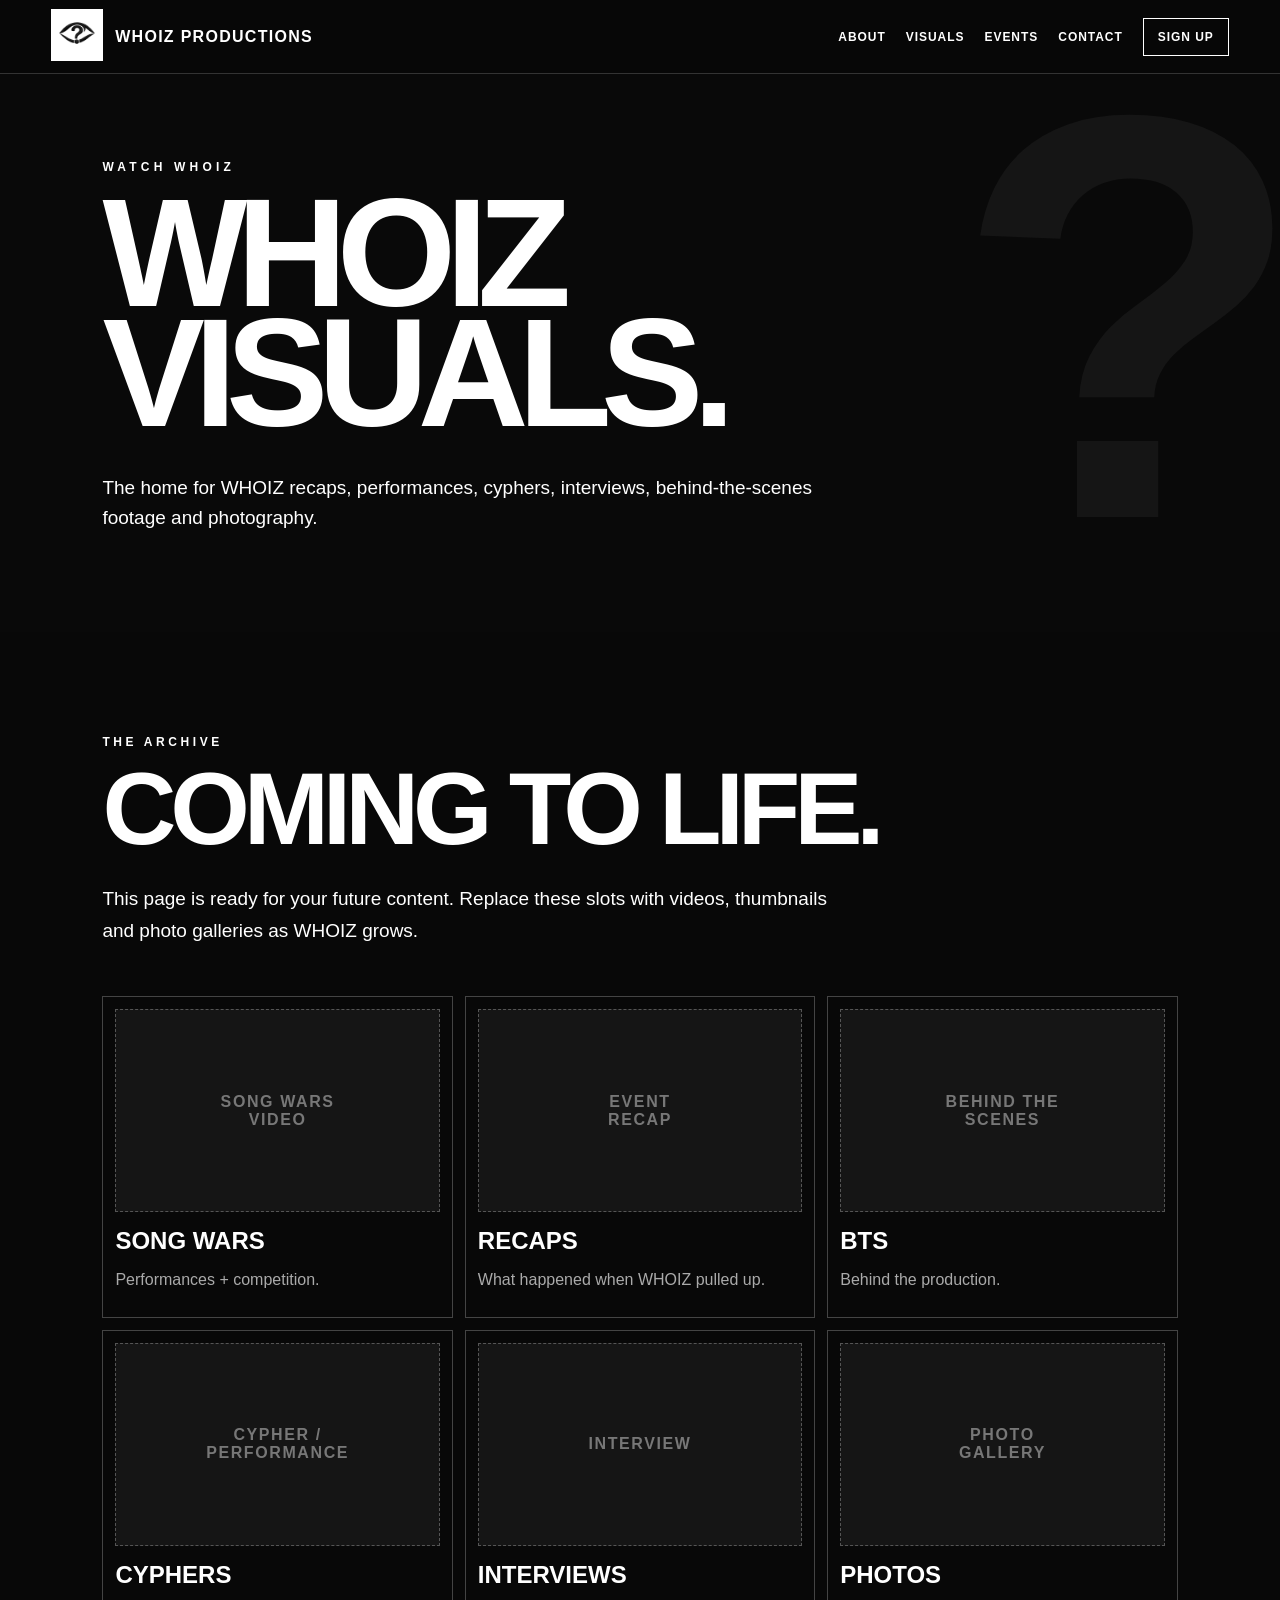
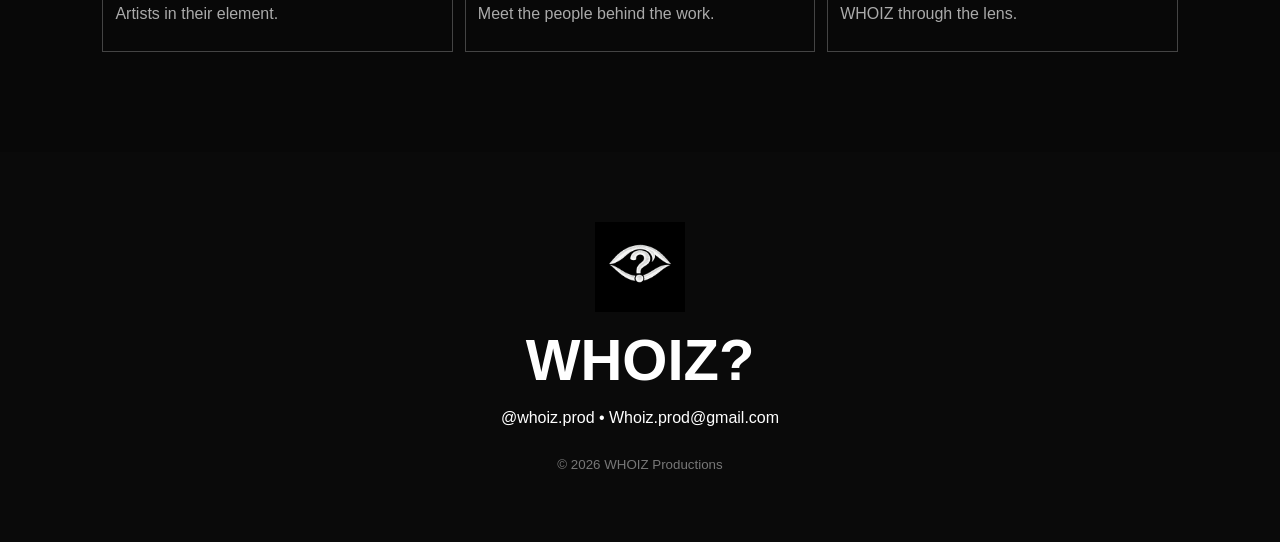
<file: visuals.html>
<!doctype html><html><head><meta charset="utf-8"><meta name="viewport" content="width=device-width,initial-scale=1"><title>Visuals | WHOIZ</title><link rel="stylesheet" href="style.css"></head><body><nav><a href="index.html"><img src="whoiz-logo.jpg"></a><b>WHOIZ PRODUCTIONS</b><div class="links"><a href="about.html">ABOUT</a><a href="visuals.html">VISUALS</a><a href="events.html">EVENTS</a><a href="contact.html" class="hideMobile">CONTACT</a><a class="signup" href="signup.html">SIGN UP</a></div></nav><header class="pageHero"><span class="kicker">WATCH WHOIZ</span><h1>WHOIZ<br>VISUALS.</h1><p>The home for WHOIZ recaps, performances, cyphers, interviews, behind-the-scenes footage and photography.</p></header><main><section class="black"><span class="eyebrow">THE ARCHIVE</span><h2>COMING TO LIFE.</h2><p>This page is ready for your future content. Replace these slots with videos, thumbnails and photo galleries as WHOIZ grows.</p><div class="visualGrid"><article class="visualCard"><div class="videoSlot">SONG WARS<br>VIDEO</div><h3>SONG WARS</h3><p>Performances + competition.</p></article><article class="visualCard"><div class="videoSlot">EVENT<br>RECAP</div><h3>RECAPS</h3><p>What happened when WHOIZ pulled up.</p></article><article class="visualCard"><div class="videoSlot">BEHIND THE<br>SCENES</div><h3>BTS</h3><p>Behind the production.</p></article><article class="visualCard"><div class="videoSlot">CYPHER /<br>PERFORMANCE</div><h3>CYPHERS</h3><p>Artists in their element.</p></article><article class="visualCard"><div class="videoSlot">INTERVIEW</div><h3>INTERVIEWS</h3><p>Meet the people behind the work.</p></article><article class="visualCard"><div class="videoSlot">PHOTO<br>GALLERY</div><h3>PHOTOS</h3><p>WHOIZ through the lens.</p></article></div></section></main><footer><img src="whoiz-logo.jpg"><h2>WHOIZ?</h2><p>@whoiz.prod • Whoiz.prod@gmail.com</p><small>© 2026 WHOIZ Productions</small></footer></body></html>
</file>
<file: style.css>
*{box-sizing:border-box}html{scroll-behavior:smooth}body{margin:0;font-family:Arial,Helvetica,sans-serif;background:#f1efe8;color:#0a0a0a}a{color:inherit;text-decoration:none}nav{height:74px;position:fixed;z-index:50;top:0;width:100%;display:flex;align-items:center;gap:12px;padding:10px 4%;background:rgba(8,8,8,.90);backdrop-filter:blur(10px);border-bottom:1px solid #333;color:#fff}nav img{width:52px;height:52px;object-fit:cover;filter:grayscale(1)}nav b{letter-spacing:.08em}nav .links{margin-left:auto;display:flex;gap:20px;align-items:center}nav a{font-weight:900;font-size:12px;letter-spacing:.08em}.signup{border:1px solid #fff;padding:11px 14px}.hero{height:100vh;min-height:700px;position:relative;display:grid;place-items:center;overflow:hidden;background:#090909}.hero video{position:absolute;width:100%;height:100%;object-fit:cover}.shade{position:absolute;inset:0;background:linear-gradient(0deg,rgba(0,0,0,.82),rgba(0,0,0,.35))}.heroText{z-index:2;text-align:center;color:#fff;padding:100px 20px 30px}.heroText img{width:110px;filter:invert(1);mix-blend-mode:screen}.hero h1,.pageHero h1{font-size:clamp(64px,12vw,170px);line-height:.78;letter-spacing:-.07em;margin:20px 0}.heroText>p:first-of-type,.kicker{letter-spacing:.35em;font-weight:900;font-size:12px}.sub{letter-spacing:.22em}.btn{display:inline-block;background:#fff;color:#000;padding:17px 25px;margin:10px 5px;border:2px solid #fff;font-weight:900;font-size:12px;letter-spacing:.06em}.ghost{background:transparent;color:#fff}.dark{background:#000;color:#fff;border-color:#000}.marquee{padding:16px;background:#000;color:#fff;font-size:24px;font-weight:900;word-spacing:28px;overflow:hidden;white-space:nowrap}.pageHero{min-height:62vh;background:#090909;color:#fff;padding:160px 8% 80px;display:flex;flex-direction:column;justify-content:flex-end;position:relative;overflow:hidden}.pageHero:after{content:'?';position:absolute;right:-2vw;top:30px;font-size:45vw;line-height:1;color:#151515;font-weight:900;z-index:0}.pageHero>*{z-index:1}.pageHero p{max-width:720px;font-size:19px;line-height:1.6}main section,section.content{padding:100px 8%}section h2{font-size:clamp(48px,8vw,110px);letter-spacing:-.06em;line-height:.86;margin:15px 0 30px;max-width:1100px}section>p,.copy{font-size:19px;line-height:1.65;max-width:760px}.eyebrow{font-size:12px;letter-spacing:.3em;font-weight:900}.black{background:#080808;color:#fff}.cards,.eventGrid,.visualGrid{display:grid;grid-template-columns:repeat(3,1fr);gap:12px;margin-top:50px}.cards article,.eventCard,.visualCard{border:1px solid #444;padding:30px;min-height:230px}.cards article{background:#0b0b0b;color:#fff}.cards h3,.eventCard h3,.visualCard h3{font-size:24px;margin:15px 0}.eventCard{background:#fff;border-color:#bbb}.eventCard .date{font-size:12px;font-weight:900;letter-spacing:.2em}.eventCard.placeholder{background:#111;color:#fff}.posterSlot,.videoSlot{aspect-ratio:16/10;background:#151515;color:#777;display:grid;place-items:center;border:1px dashed #555;text-align:center;padding:20px;font-weight:900;letter-spacing:.1em}.visualCard{padding:12px;background:#080808;color:#fff}.visualCard p{color:#aaa}.split{display:grid;grid-template-columns:1fr 1fr;gap:70px;align-items:start}.bigQuestion{font-size:28vw;font-weight:900;line-height:.7;text-align:center}.formWrap{max-width:1000px;margin-top:35px}.grid{display:grid;grid-template-columns:1fr 1fr;gap:12px}input,select,textarea{width:100%;padding:18px;background:transparent;border:1px solid #777;font-size:16px;border-radius:0;color:inherit}select option{color:#000}textarea{height:150px;margin-top:12px}button{padding:18px 28px;margin-top:12px;background:#000;color:#fff;border:0;font-weight:900;cursor:pointer}.black button{background:#fff;color:#000}.note{font-size:12px!important;color:#777}.contactLinks a{display:block;border-top:1px solid #aaa;padding:24px 0;font-size:clamp(24px,4vw,55px);font-weight:900;letter-spacing:-.04em}.contactLinks a:last-child{border-bottom:1px solid #aaa}footer{text-align:center;padding:70px 20px;background:#0a0a0a;color:#fff}footer img{width:90px;filter:invert(1)}footer h2{font-size:58px;margin:10px}footer small{display:block;margin-top:30px;color:#777}@media(max-width:850px){nav b{display:none}.links{gap:11px!important}.links a{font-size:10px}.links .hideMobile{display:none}.cards,.eventGrid,.visualGrid,.split,.grid{grid-template-columns:1fr}.hero h1,.pageHero h1{font-size:68px}main section,section.content{padding:75px 7%}section h2{font-size:52px}.pageHero{padding:140px 7% 60px}.bigQuestion{font-size:65vw}}

.roleGrid{display:grid;grid-template-columns:repeat(2,1fr);gap:12px;margin-top:45px}.roleGrid article{border:1px solid #aaa;padding:30px;min-height:250px;background:#fff}.roleGrid article span{font-size:12px;font-weight:900;letter-spacing:.2em}.roleGrid h3{font-size:34px;margin:18px 0 12px}.roleGrid p{font-size:16px;line-height:1.6}.roleGrid .teamRole{grid-column:1/-1;background:#090909;color:#fff;border-color:#090909}.roleGrid strong{display:block;margin-top:20px;text-transform:uppercase;letter-spacing:.08em}.teamFields{display:none;margin-top:12px;padding:20px;border:1px solid #777}.teamFields.show{display:grid;gap:10px}.teamFields label{font-size:12px;font-weight:900;letter-spacing:.12em;text-transform:uppercase}.teamFields small{color:#aaa}.roleStrip{display:grid;grid-template-columns:repeat(5,1fr);border-top:1px solid #aaa;border-bottom:1px solid #aaa;margin:35px 0}.roleStrip div{padding:24px 18px;border-right:1px solid #aaa}.roleStrip div:last-child{border-right:0}.roleStrip b,.roleStrip span{display:block}.roleStrip span{font-size:13px;margin-top:8px;color:#666;line-height:1.4}@media(max-width:850px){.roleGrid{grid-template-columns:1fr}.roleGrid .teamRole{grid-column:auto}.roleStrip{grid-template-columns:1fr}.roleStrip div{border-right:0;border-bottom:1px solid #aaa}.roleStrip div:last-child{border-bottom:0}}
</file>
<file: whoiz-website-v2/whoiz-website/style.css>
*{box-sizing:border-box}html{scroll-behavior:smooth}body{margin:0;font-family:Arial,Helvetica,sans-serif;background:#f3f1eb;color:#0a0a0a}nav{height:72px;position:fixed;z-index:20;top:0;width:100%;display:flex;align-items:center;gap:12px;padding:10px 4%;background:rgba(245,243,238,.9);backdrop-filter:blur(8px);border-bottom:1px solid #bbb}nav img{width:52px;height:52px;object-fit:cover}nav div{margin-left:auto;display:flex;gap:20px}a{color:inherit;text-decoration:none;font-weight:800;font-size:12px}.hero{height:100vh;min-height:700px;position:relative;display:grid;place-items:center;overflow:hidden;background:#111}.hero video{position:absolute;width:100%;height:100%;object-fit:cover}.shade{position:absolute;inset:0;background:rgba(0,0,0,.58)}.heroText{z-index:2;text-align:center;color:white;padding:90px 20px 30px}.heroText img{width:120px;filter:invert(1);mix-blend-mode:screen}.hero h1{font-size:clamp(64px,12vw,170px);line-height:.78;letter-spacing:-.07em;margin:20px 0}.heroText>p:first-of-type{letter-spacing:.35em}.sub{letter-spacing:.22em}.btn{display:inline-block;background:#fff;color:#000;padding:17px 25px;margin:10px 5px;border:2px solid #fff}.ghost{background:transparent;color:#fff}.marquee{padding:16px;background:#000;color:#fff;font-size:24px;font-weight:900;word-spacing:28px;overflow:hidden;white-space:nowrap}section:not(.marquee){padding:110px 8%}section h2{font-size:clamp(50px,9vw,120px);letter-spacing:-.06em;line-height:.86;margin:15px 0 30px;max-width:1000px}section>p{font-size:20px;line-height:1.6;max-width:700px}.eyebrow{font-size:12px;letter-spacing:.3em;font-weight:900}.dark{background:#000;color:#fff;border-color:#000}.black{background:#080808;color:#fff}.cards{display:grid;grid-template-columns:repeat(4,1fr);gap:2px;margin-top:55px}.cards div{border:1px solid #444;padding:35px;min-height:210px}.cards h3{font-size:22px}form{max-width:1000px;margin-top:45px}.grid{display:grid;grid-template-columns:1fr 1fr;gap:12px}input,select,textarea{width:100%;padding:18px;background:transparent;border:1px solid #555;font-size:16px;border-radius:0}textarea{height:150px;margin-top:12px}button{padding:18px 28px;margin-top:12px;background:#000;color:#fff;border:0;font-weight:900;cursor:pointer}.note{font-size:12px!important;color:#666}footer{text-align:center;padding:80px 20px;background:#ddd}footer img{width:120px}footer h2{font-size:70px;margin:10px}footer small{display:block;margin-top:30px}@media(max-width:700px){nav b{font-size:12px}nav div a:first-child{display:none}.cards,.grid{grid-template-columns:1fr}.hero h1{font-size:70px}section:not(.marquee){padding:80px 7%}section h2{font-size:55px}}
</file>
